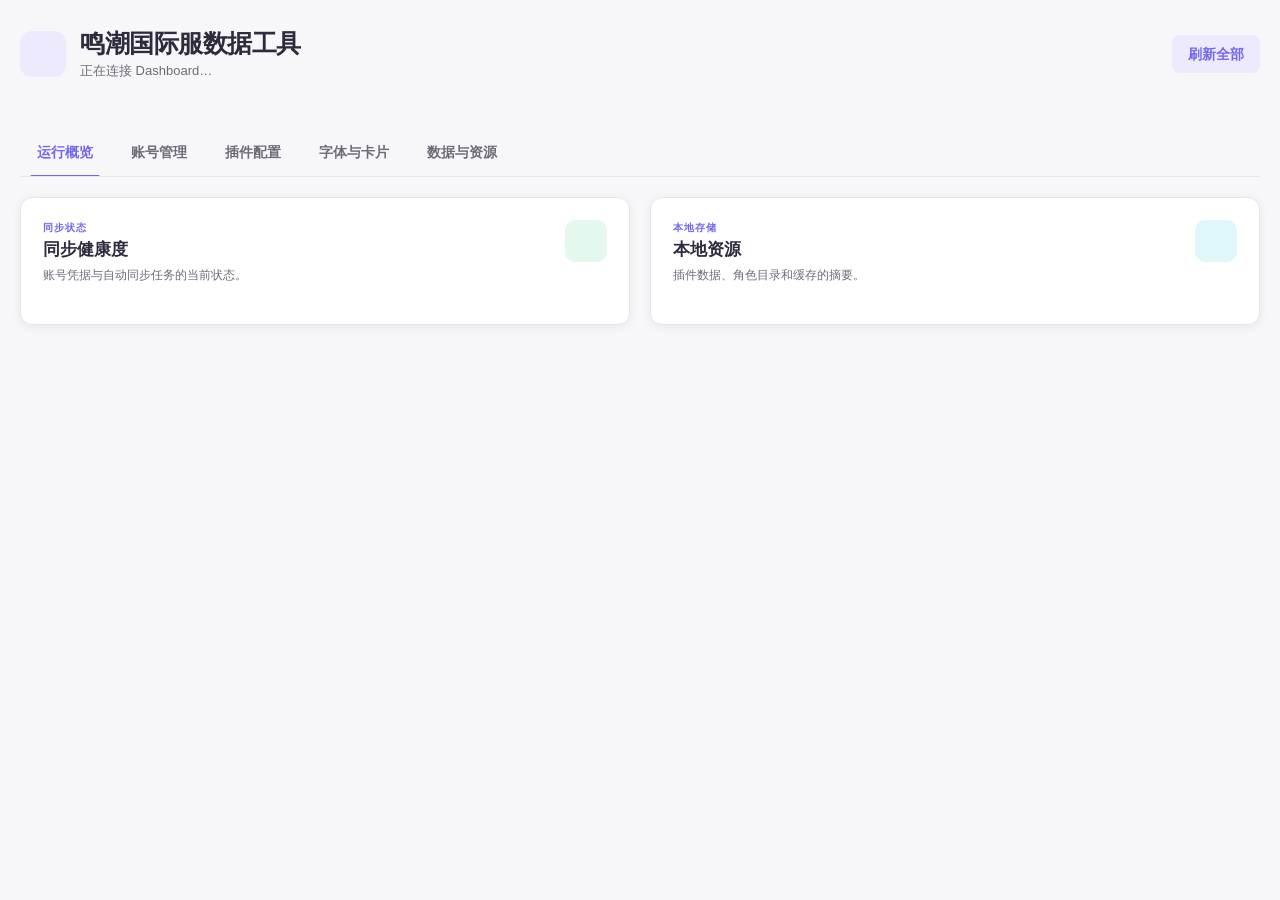
<file: pages/manage/index.html>
<!doctype html>
<html lang="zh-CN">
<head>
  <meta charset="utf-8">
  <meta name="viewport" content="width=device-width, initial-scale=1">
  <title>鸣潮国际服数据工具</title>
  <link rel="stylesheet" href="./style.css">
</head>
<body>
  <div id="progress" class="progress" hidden><span></span></div>

  <main class="app-shell">
    <header class="page-header">
      <div class="page-heading">
        <span class="brand-icon" data-icon-host="database" aria-hidden="true"></span>
        <div>
          <h1>鸣潮国际服数据工具</h1>
          <p id="header-status" class="page-subtitle">正在连接 Dashboard…</p>
        </div>
      </div>
      <button id="refresh" class="btn btn-tonal" type="button" data-icon="refresh">刷新全部</button>
    </header>

    <section id="metrics" class="summary-grid" aria-label="运行统计"></section>

    <nav class="tabs" aria-label="管理区域">
      <button class="tab active" data-tab="overview" type="button" data-icon="dashboard">运行概览</button>
      <button class="tab" data-tab="accounts" type="button" data-icon="groups">账号管理</button>
      <button class="tab" data-tab="config" type="button" data-icon="settings">插件配置</button>
      <button class="tab" data-tab="appearance" type="button" data-icon="image">字体与卡片</button>
      <button class="tab" data-tab="resources" type="button" data-icon="archive">数据与资源</button>
    </nav>

    <section id="overview-panel" class="panel active">
      <div class="section-grid two-columns">
        <article class="section-card">
          <div class="section-heading">
            <div><span class="eyebrow">同步状态</span><h2>同步健康度</h2><p>账号凭据与自动同步任务的当前状态。</p></div>
            <span class="section-icon success" data-icon-host="sync" aria-hidden="true"></span>
          </div>
          <dl id="sync-health" class="definition-list"></dl>
        </article>
        <article class="section-card">
          <div class="section-heading">
            <div><span class="eyebrow">本地存储</span><h2>本地资源</h2><p>插件数据、角色目录和缓存的摘要。</p></div>
            <span class="section-icon info" data-icon-host="folder" aria-hidden="true"></span>
          </div>
          <dl id="overview-resource" class="definition-list"></dl>
        </article>
      </div>
    </section>

    <section id="accounts-panel" class="panel">
      <article class="section-card filter-card">
        <div class="section-title-row">
          <div><h2>账号筛选</h2><p>按 QQ、邮箱、UID、区服或同步状态查找账号。</p></div>
          <button id="filter-toggle" class="btn btn-text mobile-only" type="button" data-icon="filter">筛选</button>
        </div>
        <div id="account-filters" class="filter-grid">
          <label class="field search-field"><span>搜索</span><div class="input-with-icon"><span data-icon-host="search"></span><input id="account-query" placeholder="QQ / 邮箱 / UID / 区服"></div></label>
          <label class="field"><span>任一凭据状态</span><select id="token-filter"><option value="">全部</option><option value="unknown">待验证</option><option value="valid">有效</option><option value="needs_login">需登录</option><option value="invalid">失效</option></select></label>
          <label class="field"><span>同步状态</span><select id="sync-filter"><option value="">全部</option><option value="success">成功</option><option value="needs_login">需登录</option><option value="failed">失败</option></select></label>
          <button id="account-search" class="btn btn-primary" type="button" data-icon="search">查询</button>
        </div>
      </article>

      <article class="section-card table-card">
        <div class="table-toolbar"><div><h2>QQ 与国际服 UID</h2><p>管理已绑定账号及其本地数据。</p></div><span id="account-total" class="chip">0 项</span></div>
        <div class="table-scroll"><table class="records-table"><thead><tr><th>QQ / 邮箱</th><th>UID / 区服</th><th>玩家</th><th>状态</th><th>最近同步</th><th><span class="sr-only">操作</span></th></tr></thead><tbody id="account-rows"></tbody></table></div>
        <div id="account-cards" class="record-cards"></div>
        <footer class="table-footer"><span id="account-page">1 / 1</span><div class="pager"><button id="account-prev" class="btn btn-text icon-only" type="button" data-icon="chevronLeft" aria-label="上一页"></button><button id="account-next" class="btn btn-text icon-only" type="button" data-icon="chevronRight" aria-label="下一页"></button></div></footer>
      </article>
    </section>

    <section id="config-panel" class="panel">
      <div class="config-layout">
        <aside id="config-nav" class="config-nav" aria-label="配置分组"></aside>
        <div class="config-main">
          <div class="notice-card"><span class="notice-icon" data-icon-host="info" aria-hidden="true"></span><div><strong>修改会先保存在本页草稿中</strong><p>点击底部“保存配置”后才会写入 AstrBot；离开页面前会提示未保存修改。</p></div></div>
          <div id="config-groups" class="config-groups"></div>
        </div>
      </div>
    </section>

    <section id="appearance-panel" class="panel">
      <div class="section-grid two-columns appearance-grid">
        <article class="section-card">
          <div class="section-heading">
            <div><span class="eyebrow">字体</span><h2>下载与安装</h2><p>支持直接 TTF/OTF 和 ZIP；地址、压缩包与字体内部结构均由后端校验。</p></div>
            <span class="section-icon primary" data-icon-host="type" aria-hidden="true"></span>
          </div>
          <div class="font-install-grid">
            <label class="field full"><span>预设字体</span><select id="font-preset"><option value="">选择预设或填写自定义链接</option></select></label>
            <label class="field full"><span>下载链接</span><input id="font-url" type="url" placeholder="https://example.com/font.zip"></label>
            <label class="field"><span>显示名称（可选）</span><input id="font-name" placeholder="单字体文件可覆盖内部名称"></label>
            <label class="switch-row font-default-switch"><span class="switch-copy"><strong>安装后设为默认</strong><small>ZIP 中优先选择简体中文 Regular 字体</small></span><input id="font-make-default" type="checkbox" role="switch"></label>
          </div>
          <div class="button-row"><button id="install-font" class="btn btn-primary" type="button" data-icon="download">下载并安装</button></div>
        </article>

        <article class="section-card">
          <div class="section-heading">
            <div><span class="eyebrow">字体库</span><h2>已安装字体</h2><p>切换默认字体会清理旧卡片缓存；当前默认字体不能直接删除。</p></div>
            <span id="font-count" class="chip">0 项</span>
          </div>
          <div id="font-list" class="font-list"></div>
        </article>
      </div>

      <article class="section-card preview-card">
        <div class="section-title-row">
          <div><h2>卡片预览</h2><p>调用与群聊查询完全相同的资源准备、字体和渲染链路。</p></div>
          <div class="preview-actions"><label class="field compact-field"><span>卡片类型</span><select id="preview-kind"><option value="account_info">账号信息</option><option value="character_list">角色总览</option><option value="character_detail">角色详情</option><option value="daily">日常状态</option><option value="exploration">探索收集</option><option value="help">帮助</option></select></label><button id="render-preview" class="btn btn-tonal" type="button" data-icon="refresh">生成预览</button></div>
        </div>
        <div id="card-preview" class="card-preview"><div class="preview-placeholder"><span data-icon-host="image"></span><strong>尚未生成预览</strong><p>选择卡片类型后点击“生成预览”。</p></div></div>
      </article>
    </section>

    <section id="resources-panel" class="panel">
      <div class="section-grid two-columns">
        <article class="section-card task-card">
          <span class="task-icon primary" data-icon-host="archive" aria-hidden="true"></span>
          <div class="task-content"><div class="section-title-row compact"><div><h2>角色目录</h2><p>检查、更新或回滚本地固定数据。</p></div><span id="resource-source" class="chip">—</span></div><dl id="resource-details" class="definition-list compact"></dl><div class="button-row"><button id="check-resource" class="btn btn-tonal" type="button" data-icon="search">检查更新</button><button id="update-resource" class="btn btn-primary" type="button" data-icon="download">立即更新</button><button id="rollback-resource" class="btn btn-danger-tonal" type="button" data-icon="history">回滚</button></div></div>
        </article>
        <article class="section-card task-card">
          <span class="task-icon warning" data-icon-host="storage" aria-hidden="true"></span>
          <div class="task-content"><div class="section-title-row compact"><div><h2>缓存占用</h2><p>仅清理可重新生成的临时内容。</p></div></div><dl id="cache-details" class="definition-list compact"></dl><div class="button-row"><button id="cleanup-cache" class="btn btn-danger-tonal" type="button" data-icon="delete">清理临时与卡片缓存</button></div></div>
        </article>
      </div>

      <div class="section-grid two-columns">
        <article class="section-card">
          <div class="section-heading"><div><span class="eyebrow">备份</span><h2>导出备份</h2><p>默认不包含登录令牌、设备标识或主密钥。</p></div><span class="section-icon primary" data-icon-host="backup" aria-hidden="true"></span></div>
          <label class="switch-row"><span><strong>包含已加密凭据</strong><small>仅适合恢复到使用同一主密钥的实例。</small></span><input id="export-credentials" type="checkbox" role="switch"></label>
          <div class="button-row"><button id="export-backup" class="btn btn-primary" type="button" data-icon="download">导出 ZIP</button></div>
        </article>
        <article class="section-card">
          <div class="section-heading"><div><span class="eyebrow">恢复</span><h2>导入与预检</h2><p>上传备份后先查看内容摘要，再确认恢复。</p></div><span class="section-icon info" data-icon-host="upload" aria-hidden="true"></span></div>
          <label id="drop-zone" class="drop-zone"><input id="import-file" type="file" accept=".zip,application/zip"><span class="drop-icon" data-icon-host="upload"></span><strong>选择或拖入备份 ZIP</strong><span id="file-name">最大 128 MiB</span></label>
          <div id="inspection" class="inspection" hidden></div>
          <div class="restore-options"><label class="field"><span>数据模式</span><select id="restore-mode"><option value="preserve">保留现有数据</option><option value="overwrite">覆盖同键数据</option></select></label><label class="check-row"><input id="restore-settings" type="checkbox">恢复插件配置</label><label class="check-row"><input id="restore-catalog" type="checkbox" checked>恢复角色目录</label><label class="check-row"><input id="restore-credentials" type="checkbox">恢复加密凭据</label></div>
          <div class="button-row"><button id="inspect-backup" class="btn btn-tonal" type="button" data-icon="search">安全预检</button><button id="commit-backup" class="btn btn-danger" type="button" data-icon="upload" disabled>确认恢复</button></div>
        </article>
      </div>

      <article class="section-card table-card">
        <div class="table-toolbar"><div><h2>管理员审计</h2><p>查看 Dashboard 中最近的敏感操作。</p></div><button id="refresh-audit" class="btn btn-tonal" type="button" data-icon="refresh">刷新</button></div>
        <div class="table-scroll"><table class="records-table audit-table"><thead><tr><th>时间</th><th>管理员</th><th>操作</th><th>目标</th><th>结果</th></tr></thead><tbody id="audit-rows"></tbody></table></div>
        <div id="audit-cards" class="record-cards"></div>
      </article>
    </section>
  </main>

  <div id="toast-stack" class="toast-stack" aria-live="polite"></div>
  <div id="dirty-bar" class="dirty-bar" hidden><div><span class="dirty-dot"></span><strong>配置有未保存的修改</strong></div><div><button id="discard-config" class="btn btn-text" type="button">放弃修改</button><button id="save-config" class="btn btn-primary" type="button" data-icon="save">保存配置</button></div></div>

  <dialog id="confirm-dialog">
    <form method="dialog" class="dialog-card"><span class="dialog-icon" data-icon-host="alert" aria-hidden="true"></span><h2 id="dialog-title">确认操作</h2><p id="dialog-message"></p><label class="field"><span id="dialog-label">确认文本</span><input id="dialog-input" autocomplete="off"></label><div class="dialog-actions"><button class="btn btn-text" value="cancel">取消</button><button id="dialog-confirm" class="btn btn-danger" value="confirm">确认</button></div></form>
  </dialog>

  <script type="module" src="./app.js"></script>
</body>
</html>
</file>
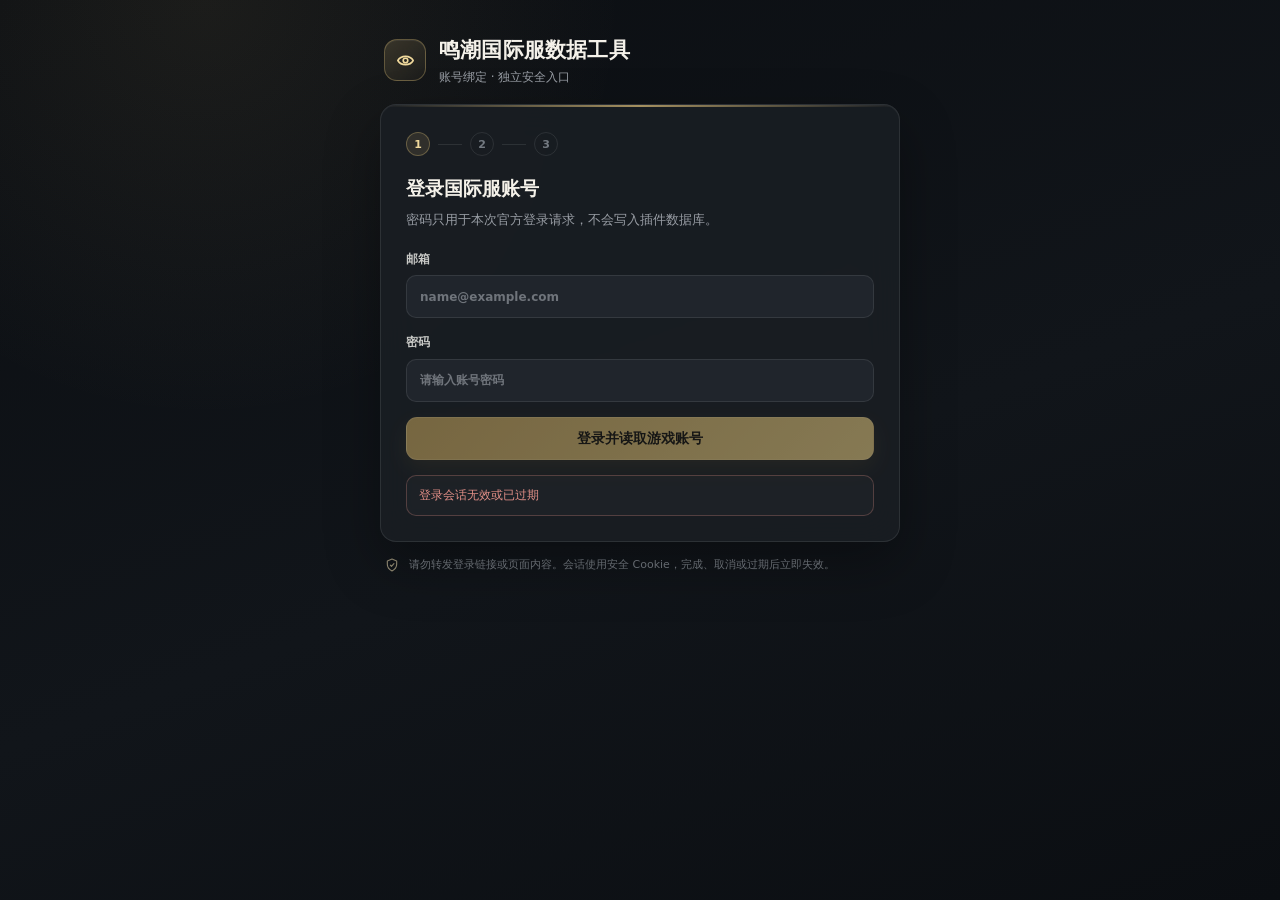
<file: web/static/login.html>
<!doctype html>
<html lang="zh-CN">
<head>
  <meta charset="utf-8">
  <meta name="viewport" content="width=device-width, initial-scale=1">
  <meta name="color-scheme" content="dark">
  <title>鸣潮国际服账号登录</title>
  <style>
    :root {
      color-scheme: dark;
      --page: #0d1014;
      --surface: rgba(25, 29, 35, .94);
      --surface-2: #20252c;
      --surface-3: #272d35;
      --line: rgba(255, 255, 255, .09);
      --line-strong: rgba(218, 188, 119, .34);
      --text: #f4f1e9;
      --muted: #989da4;
      --gold: #dabc77;
      --gold-strong: #f0d99c;
      --gold-soft: rgba(218, 188, 119, .12);
      --danger: #e28f87;
      --success: #8fc5a0;
      --radius: 16px;
      font-family: "HarmonyOS Sans SC", "Microsoft YaHei", system-ui, sans-serif;
    }
    * { box-sizing: border-box; }
    body {
      margin: 0;
      min-height: 100vh;
      padding: 34px 16px;
      background:
        radial-gradient(circle at 16% 0%, rgba(218, 188, 119, .08), transparent 30%),
        linear-gradient(160deg, #0b0e12 0%, #11151a 55%, #0b0e12 100%);
      color: var(--text);
      font-size: 14px;
      line-height: 1.55;
    }
    button, input { font: inherit; }
    button, label, input[type="checkbox"], input[type="radio"] { cursor: pointer; }
    .shell { width: min(100%, 520px); margin: 0 auto; }
    .brand { display: flex; align-items: center; gap: 13px; margin: 0 4px 18px; }
    .brand-mark {
      display: grid;
      width: 42px;
      height: 42px;
      flex: 0 0 42px;
      place-items: center;
      border: 1px solid var(--line-strong);
      border-radius: 13px;
      background: linear-gradient(145deg, rgba(218, 188, 119, .18), rgba(218, 188, 119, .04));
      color: var(--gold-strong);
      box-shadow: inset 0 1px rgba(255, 255, 255, .06);
    }
    .brand-mark svg { width: 23px; height: 23px; }
    .line-icon { fill: none; stroke: currentColor; stroke-width: 1.7; stroke-linecap: round; stroke-linejoin: round; }
    h1 { margin: 0; font-size: 21px; font-weight: 650; letter-spacing: .01em; }
    .brand p { margin: 1px 0 0; color: var(--muted); font-size: 12px; }
    .panel {
      overflow: hidden;
      border: 1px solid var(--line);
      border-radius: var(--radius);
      background: var(--surface);
      box-shadow: 0 22px 55px rgba(0, 0, 0, .32), inset 0 1px rgba(255, 255, 255, .035);
      backdrop-filter: blur(18px);
    }
    .panel-accent { height: 2px; background: linear-gradient(90deg, transparent, var(--gold), transparent); opacity: .72; }
    .panel-body { padding: 25px; }
    .step { display: flex; align-items: center; gap: 8px; margin-bottom: 18px; }
    .step span {
      display: grid;
      width: 24px;
      height: 24px;
      place-items: center;
      border: 1px solid var(--line);
      border-radius: 50%;
      color: #747a82;
      font-size: 11px;
      font-weight: 700;
    }
    .step span.active { border-color: var(--line-strong); background: var(--gold-soft); color: var(--gold-strong); }
    .step i { width: 24px; height: 1px; background: var(--line); }
    h2 { margin: 0; font-size: 19px; font-weight: 620; }
    .lead { margin: 6px 0 20px; color: var(--muted); font-size: 13px; }
    .field { display: grid; gap: 7px; margin-bottom: 15px; color: #c8c9c6; font-size: 12px; font-weight: 600; }
    input[type="email"], input[type="password"] {
      width: 100%;
      height: 43px;
      padding: 0 13px;
      border: 1px solid var(--line);
      border-radius: 10px;
      outline: 0;
      background: var(--surface-2);
      color: var(--text);
      cursor: text;
      transition: border-color .18s ease, box-shadow .18s ease, background .18s ease;
    }
    input::placeholder { color: #6f747b; }
    input:focus { border-color: var(--line-strong); background: var(--surface-3); box-shadow: 0 0 0 3px var(--gold-soft); }
    input[type="checkbox"], input[type="radio"] { width: 17px; height: 17px; margin: 0; accent-color: #c7a95f; }
    .button {
      display: inline-flex;
      width: 100%;
      min-height: 43px;
      align-items: center;
      justify-content: center;
      border: 1px solid rgba(240, 217, 156, .34);
      border-radius: 11px;
      background: linear-gradient(135deg, #c5a45c, #e1c77e);
      color: #16130d;
      font-weight: 700;
      box-shadow: 0 8px 22px rgba(184, 144, 59, .16);
      transition: transform .18s ease, filter .18s ease;
    }
    .button:hover:not(:disabled) { transform: translateY(-1px); filter: brightness(1.05); }
    .button:disabled { cursor: wait; opacity: .55; }
    .account-summary {
      display: flex;
      align-items: center;
      justify-content: space-between;
      gap: 12px;
      margin: 0 0 14px;
      padding: 11px 13px;
      border: 1px solid var(--line);
      border-radius: 11px;
      background: rgba(255, 255, 255, .025);
      color: var(--muted);
      font-size: 12px;
    }
    .account-summary strong { color: var(--text); font-weight: 600; }
    .players { display: grid; gap: 9px; margin: 0 0 17px; }
    .player {
      display: grid;
      grid-template-columns: auto minmax(0, 1fr) auto;
      gap: 11px;
      align-items: center;
      padding: 13px;
      border: 1px solid var(--line);
      border-radius: 12px;
      background: linear-gradient(145deg, rgba(255, 255, 255, .035), rgba(255, 255, 255, .015));
      transition: border-color .18s ease, background .18s ease;
    }
    .player:has(input[name="account"]:checked) { border-color: var(--line-strong); background: var(--gold-soft); }
    .player-copy { min-width: 0; }
    .player-copy strong, .player-copy small { display: block; overflow: hidden; text-overflow: ellipsis; white-space: nowrap; }
    .player-copy strong { font-weight: 620; }
    .player-copy small { margin-top: 2px; color: var(--muted); font-size: 11px; }
    .default { display: flex; align-items: center; gap: 6px; color: var(--muted); font-size: 11px; }
    .status {
      margin: 15px 0 0;
      padding: 10px 12px;
      border: 1px solid var(--line);
      border-radius: 10px;
      background: rgba(255, 255, 255, .025);
      color: var(--muted);
      font-size: 12px;
    }
    .status:empty { display: none; }
    .status[data-kind="error"] { border-color: rgba(226, 143, 135, .28); color: var(--danger); }
    .status[data-kind="success"] { border-color: rgba(143, 197, 160, .28); color: var(--success); }
    .done { padding: 12px 0 4px; text-align: center; }
    .done-mark {
      display: grid;
      width: 52px;
      height: 52px;
      margin: 0 auto 15px;
      place-items: center;
      border: 1px solid rgba(143, 197, 160, .35);
      border-radius: 50%;
      background: rgba(143, 197, 160, .1);
      color: var(--success);
      font-size: 24px;
    }
    .privacy {
      display: flex;
      gap: 9px;
      margin: 14px 4px 0;
      color: #777d84;
      font-size: 11px;
      line-height: 1.6;
    }
    .privacy svg { width: 16px; height: 16px; flex: 0 0 16px; margin-top: 1px; color: #989078; }
    .hidden { display: none !important; }
    @media (max-width: 540px) {
      body { padding: 20px 11px; }
      .panel-body { padding: 20px 16px; }
      .player { grid-template-columns: auto minmax(0, 1fr); }
      .default { grid-column: 2; }
    }
  </style>
</head>
<body>
<main class="shell">
  <header class="brand">
    <span class="brand-mark" aria-hidden="true">
      <svg class="line-icon" viewBox="0 0 24 24"><path d="M4 12c3.2-5.8 12.8-5.8 16 0-3.2 5.8-12.8 5.8-16 0Z"></path><circle cx="12" cy="12" r="2.4"></circle></svg>
    </span>
    <div><h1>鸣潮国际服数据工具</h1><p>账号绑定 · 独立安全入口</p></div>
  </header>

  <article class="panel">
    <div class="panel-accent"></div>
    <div class="panel-body">
      <div class="step" aria-label="登录步骤"><span id="step-1" class="active">1</span><i></i><span id="step-2">2</span><i></i><span id="step-3">3</span></div>

      <section id="login-stage">
        <h2>登录国际服账号</h2>
        <p class="lead">密码只用于本次官方登录请求，不会写入插件数据库。</p>
        <form id="login-form">
          <label class="field"><span>邮箱</span><input id="email" type="email" autocomplete="username" maxlength="320" placeholder="name@example.com" required></label>
          <label class="field"><span>密码</span><input id="password" type="password" autocomplete="current-password" maxlength="256" placeholder="请输入账号密码" required></label>
          <div id="captcha"></div>
          <button id="login-button" class="button" type="submit">登录并读取游戏账号</button>
        </form>
      </section>

      <section id="select-stage" class="hidden">
        <h2>选择要绑定的账号</h2>
        <p class="lead">不同区服的 UID 独立处理。可多选，并指定一个当前默认账号。</p>
        <div class="account-summary"><span>登录账号</span><strong id="email-masked">***</strong></div>
        <form id="select-form">
          <div id="players" class="players"></div>
          <button id="complete-button" class="button" type="submit">完成绑定</button>
        </form>
      </section>

      <section id="done-stage" class="done hidden">
        <div class="done-mark">✓</div>
        <h2>绑定完成</h2>
        <p class="lead">Bot 正在原 QQ 会话发送结果并刷新默认账号数据。现在可以安全关闭此页面。</p>
        <p class="lead" id="done-detail"></p>
      </section>

      <p id="status" class="status" role="status" aria-live="polite"></p>
    </div>
  </article>

  <aside class="privacy">
    <svg class="line-icon" viewBox="0 0 24 24" aria-hidden="true"><path d="M12 3 5 6v5c0 4.7 2.8 8 7 10 4.2-2 7-5.3 7-10V6l-7-3Z"></path><path d="M9.5 12.2 11.2 14l3.7-4"></path></svg>
    <span>请勿转发登录链接或页面内容。会话使用安全 Cookie，完成、取消或过期后立即失效。</span>
  </aside>
</main>

<script>
(() => {
  "use strict";
  const state = { players: [], geetest: null };
  const $ = (id) => document.getElementById(id);
  const csrf = () => decodeURIComponent((document.cookie.split("; ").find((row) => row.startsWith("wuwa_login_csrf=")) || "=").split("=").slice(1).join("="));
  const setStatus = (message, kind = "") => { $("status").textContent = message || ""; $("status").dataset.kind = kind; };
  const setBusy = (button, value) => { button.disabled = value; };

  async function post(path, payload) {
    const response = await fetch(`/api/session/${path}`, {
      method: "POST",
      credentials: "same-origin",
      headers: { "Content-Type": "application/json", "X-CSRF-Token": csrf() },
      body: JSON.stringify(payload || {}),
    });
    let data = {};
    try { data = await response.json(); } catch (_) { /* 统一错误 */ }
    if (!response.ok) throw new Error(data.message || "请求失败，请重新发起登录");
    return data;
  }

  function showStage(name) {
    ["login", "select", "done"].forEach((item) => $(`${item}-stage`).classList.toggle("hidden", item !== name));
    $("step-1").classList.toggle("active", name === "login");
    $("step-2").classList.toggle("active", name === "select");
    $("step-3").classList.toggle("active", name === "done");
  }

  async function bootstrap() {
    if (!csrf()) throw new Error("登录会话无效或已过期");
    const data = await post("accounts", {});
    if (data.status === "selecting") {
      state.players = Array.isArray(data.players) ? data.players : [];
      renderPlayers(data.email_masked);
      showStage("select");
      return;
    }
    showStage("login");
  }

  function showDone(data) {
    const count = Number(data.selected_count || 0);
    const detail = data.default_account
      ? `已绑定 ${count} 个账号，默认 UID ${data.default_account.uid}`
      : "绑定完成";
    $("done-detail").textContent = detail;
    $("password").value = "";
    showStage("done");
    setStatus(data.notice || "绑定成功", data.notice ? "" : "success");
  }

  async function submitCredentials(event, geetest = null) {
    if (event) event.preventDefault();
    const button = $("login-button");
    setBusy(button, true);
    setStatus("正在登录并校验账号，请稍候…");
    try {
      const data = await post(geetest ? "captcha" : "login", {
        email: $("email").value,
        password: $("password").value,
        geetest,
      });
      if (data.status === "risk") {
        setStatus("需要完成人机验证，验证成功后会继续登录。");
        await showGeetest(data.captcha_id);
        return;
      }
      $("password").value = "";
      if (data.status === "completed") {
        showDone(data);
        return;
      }
      state.players = Array.isArray(data.players) ? data.players : [];
      renderPlayers(data.email_masked);
      showStage("select");
      setStatus(data.notice || "请选择要绑定的账号。");
    } catch (error) {
      setStatus(error.message, "error");
    } finally {
      setBusy(button, false);
    }
  }

  async function showGeetest(captchaId) {
    if (!captchaId) throw new Error("人机验证配置无效");
    if (!window.initGeetest4) {
      await new Promise((resolve, reject) => {
        const script = document.createElement("script");
        script.src = "https://static.geetest.com/v4/gt4.js";
        script.onload = resolve;
        script.onerror = () => reject(new Error("无法加载人机验证"));
        document.head.appendChild(script);
      });
    }
    window.initGeetest4({ captchaId, product: "bind" }, (captcha) => {
      state.geetest = captcha;
      captcha.appendTo("#captcha");
      captcha.onSuccess(() => submitCredentials(null, captcha.getValidate() || {}));
      captcha.showCaptcha();
    });
  }

  function renderPlayers(emailMasked) {
    $("email-masked").textContent = emailMasked || "***";
    const host = $("players");
    host.replaceChildren();
    state.players.forEach((player, index) => {
      const row = document.createElement("div");
      row.className = "player";
      const selected = document.createElement("input");
      selected.type = "checkbox";
      selected.name = "account";
      selected.value = String(index);
      selected.checked = true;
      const copy = document.createElement("span");
      copy.className = "player-copy";
      const title = document.createElement("strong");
      title.textContent = player.player_name || `UID ${player.uid}`;
      const meta = document.createElement("small");
      meta.textContent = `${player.region_name || player.region_id} · UID ${player.uid}${player.level == null ? "" : ` · Lv.${player.level}`}`;
      copy.append(title, meta);
      const defaultLabel = document.createElement("label");
      defaultLabel.className = "default";
      const radio = document.createElement("input");
      radio.type = "radio";
      radio.name = "default_account";
      radio.value = String(index);
      radio.checked = index === 0;
      radio.addEventListener("change", () => { if (radio.checked) selected.checked = true; });
      selected.addEventListener("change", () => { if (!selected.checked && radio.checked) radio.checked = false; });
      defaultLabel.append(radio, document.createTextNode("默认"));
      row.append(selected, copy, defaultLabel);
      host.append(row);
    });
  }

  async function complete(event) {
    event.preventDefault();
    const button = $("complete-button");
    setBusy(button, true);
    setStatus("正在保存绑定关系…");
    try {
      const indexes = [...document.querySelectorAll('input[name="account"]:checked')].map((item) => Number(item.value));
      const defaultInput = document.querySelector('input[name="default_account"]:checked');
      const selectedAccounts = indexes.map((index) => ({ region_id: state.players[index].region_id, uid: state.players[index].uid }));
      const defaultPlayer = defaultInput ? state.players[Number(defaultInput.value)] : null;
      if (!defaultPlayer) throw new Error("请选择默认账号");
      const data = await post("complete", {
        selected_accounts: selectedAccounts,
        default_account: { region_id: defaultPlayer.region_id, uid: defaultPlayer.uid },
      });
      showDone(data);
    } catch (error) {
      setStatus(error.message, "error");
      setBusy(button, false);
    }
  }

  $("login-form").addEventListener("submit", submitCredentials);
  $("select-form").addEventListener("submit", complete);
  bootstrap().catch((error) => {
    $("login-form").querySelectorAll("input,button").forEach((item) => { item.disabled = true; });
    setStatus(error.message, "error");
  });
})();
</script>
</body>
</html>
</file>
<file: pages/manage/style.css>
:root {
  color-scheme: light;
  --primary: #7367f0;
  --primary-soft: #edeafd;
  --primary-hover: #685dd8;
  --danger: #ea5455;
  --danger-soft: #fce8e8;
  --success: #28c76f;
  --success-soft: #e5f8ed;
  --warning: #ff9f43;
  --warning-soft: #fff2e2;
  --info: #00bad1;
  --info-soft: #e0f7fa;
  --page: #f7f7f9;
  --surface: #ffffff;
  --surface-raised: #ffffff;
  --surface-soft: #f5f5f7;
  --text: #2f2b3d;
  --muted: #6d6b77;
  --subtle: #a5a3ae;
  --border: #e6e5e8;
  --overlay: rgba(47, 43, 61, 0.42);
  --shadow-sm: 0 2px 8px rgba(47, 43, 61, 0.08);
  --shadow-md: 0 7px 24px rgba(47, 43, 61, 0.14);
  --radius: 12px;
}

[data-theme="dark"] {
  color-scheme: dark;
  --primary-soft: rgba(115, 103, 240, 0.18);
  --danger-soft: rgba(234, 84, 85, 0.16);
  --success-soft: rgba(40, 199, 111, 0.16);
  --warning-soft: rgba(255, 159, 67, 0.16);
  --info-soft: rgba(0, 186, 209, 0.16);
  --page: #25293c;
  --surface: #2f3349;
  --surface-raised: #363a50;
  --surface-soft: #292d42;
  --text: #e7e3fc;
  --muted: #b6b3c2;
  --subtle: #7f7c8c;
  --border: #44485f;
  --overlay: rgba(18, 20, 30, 0.68);
  --shadow-sm: 0 2px 10px rgba(12, 14, 22, 0.22);
  --shadow-md: 0 8px 28px rgba(12, 14, 22, 0.34);
}

* { box-sizing: border-box; }
html { min-width: 320px; background: var(--page); }
body { margin: 0; min-height: 100vh; background: var(--page); color: var(--text); font: 14px/1.5 -apple-system, BlinkMacSystemFont, "Segoe UI", "Microsoft YaHei", sans-serif; }
button, input, select { font: inherit; }
button, select, label, input[type="file"] { cursor: pointer; }
button:disabled { cursor: not-allowed; opacity: 0.5; }
[hidden] { display: none !important; }
.sr-only { position: absolute; width: 1px; height: 1px; padding: 0; overflow: hidden; clip: rect(0, 0, 0, 0); white-space: nowrap; border: 0; }
.muted { color: var(--muted); }

.progress { position: fixed; z-index: 1000; inset: 0 0 auto; height: 3px; overflow: hidden; background: var(--primary-soft); }
.progress span { display: block; width: 38%; height: 100%; background: var(--primary); animation: loading 1.1s ease-in-out infinite; }
@keyframes loading { from { transform: translateX(-110%); } to { transform: translateX(365%); } }

.app-shell { width: min(1480px, calc(100% - 40px)); margin: 0 auto; padding: 28px 0 96px; }
.page-header { display: flex; align-items: center; justify-content: space-between; gap: 20px; margin-bottom: 24px; }
.page-heading { display: flex; align-items: center; gap: 14px; min-width: 0; }
.brand-icon { display: grid; flex: 0 0 46px; width: 46px; height: 46px; place-items: center; border-radius: 12px; background: var(--primary-soft); color: var(--primary); }
.brand-icon svg { width: 25px; height: 25px; }
.page-heading h1 { margin: 0 0 2px; font-size: 25px; line-height: 1.25; letter-spacing: -0.02em; }
.page-subtitle { margin: 0; overflow: hidden; color: var(--muted); font-size: 13px; text-overflow: ellipsis; white-space: nowrap; }

.btn { display: inline-flex; min-height: 38px; align-items: center; justify-content: center; gap: 7px; padding: 8px 15px; border: 1px solid transparent; border-radius: 8px; background: transparent; color: var(--text); font-weight: 600; line-height: 1; transition: border-color .18s ease, background-color .18s ease, box-shadow .18s ease, color .18s ease, transform .18s ease; }
.btn:hover:not(:disabled) { transform: translateY(-1px); }
.btn svg { width: 17px; height: 17px; }
.btn-primary { background: var(--primary); color: #fff; box-shadow: 0 3px 8px rgba(115, 103, 240, .28); }
.btn-primary:hover:not(:disabled) { background: var(--primary-hover); }
.btn-tonal { background: var(--primary-soft); color: var(--primary); }
.btn-tonal:hover:not(:disabled) { box-shadow: inset 0 0 0 1px rgba(115, 103, 240, .2); }
.btn-text { color: var(--muted); }
.btn-text:hover:not(:disabled) { background: var(--surface-soft); color: var(--text); }
.btn-danger { background: var(--danger); color: #fff; box-shadow: 0 3px 8px rgba(234, 84, 85, .24); }
.btn-danger-tonal { background: var(--danger-soft); color: var(--danger); }
.icon-only { width: 36px; min-height: 36px; padding: 0; }

.summary-grid { display: grid; grid-template-columns: repeat(4, minmax(0, 1fr)); gap: 18px; margin-bottom: 24px; }
.metric { display: flex; min-height: 102px; align-items: center; gap: 14px; padding: 18px; border: 1px solid var(--border); border-radius: var(--radius); background: var(--surface); box-shadow: var(--shadow-sm); }
.metric-icon { display: grid; flex: 0 0 44px; width: 44px; height: 44px; place-items: center; border-radius: 10px; }
.metric-icon svg { width: 23px; height: 23px; }
.metric:nth-child(1) .metric-icon { background: var(--primary-soft); color: var(--primary); }
.metric:nth-child(2) .metric-icon { background: var(--info-soft); color: var(--info); }
.metric:nth-child(3) .metric-icon { background: var(--warning-soft); color: var(--warning); }
.metric:nth-child(4) .metric-icon { background: var(--success-soft); color: var(--success); }
.metric-copy { min-width: 0; }
.metric-label { display: block; overflow: hidden; margin-bottom: 3px; color: var(--muted); font-size: 12px; text-overflow: ellipsis; white-space: nowrap; }
.metric-value { display: block; font-size: 23px; line-height: 1.2; }

.tabs { display: flex; gap: 4px; overflow-x: auto; margin-bottom: 20px; border-bottom: 1px solid var(--border); scrollbar-width: none; }
.tabs::-webkit-scrollbar { display: none; }
.tab { position: relative; display: inline-flex; flex: 0 0 auto; align-items: center; gap: 7px; padding: 13px 17px; border: 0; background: transparent; color: var(--muted); font-weight: 600; }
.tab svg { width: 18px; height: 18px; }
.tab::after { position: absolute; right: 10px; bottom: -1px; left: 10px; height: 2px; border-radius: 2px 2px 0 0; background: var(--primary); content: ""; opacity: 0; transform: scaleX(.45); transition: opacity .18s ease, transform .18s ease; }
.tab:hover, .tab.active { color: var(--primary); }
.tab.active::after { opacity: 1; transform: scaleX(1); }

.panel { display: none; }
.panel.active { display: block; animation: panel-in .2s ease both; }
@keyframes panel-in { from { opacity: 0; transform: translateY(4px); } to { opacity: 1; transform: none; } }
.section-grid { display: grid; gap: 20px; margin-bottom: 20px; }
.two-columns { grid-template-columns: repeat(2, minmax(0, 1fr)); }
.section-card { min-width: 0; padding: 22px; border: 1px solid var(--border); border-radius: var(--radius); background: var(--surface); box-shadow: var(--shadow-sm); }
.section-heading, .section-title-row, .table-toolbar { display: flex; align-items: flex-start; justify-content: space-between; gap: 16px; }
.section-heading { margin-bottom: 18px; }
.section-heading h2, .section-title-row h2, .table-toolbar h2 { margin: 0; font-size: 17px; line-height: 1.35; }
.section-heading p, .section-title-row p, .table-toolbar p { margin: 4px 0 0; color: var(--muted); font-size: 12px; }
.section-title-row.compact { margin: 0 0 12px; }
.eyebrow { display: block; margin-bottom: 4px; color: var(--primary); font-size: 10px; font-weight: 700; letter-spacing: .09em; text-transform: uppercase; }
.section-icon, .task-icon { display: grid; flex: 0 0 42px; width: 42px; height: 42px; place-items: center; border-radius: 10px; }
.section-icon svg, .task-icon svg { width: 21px; height: 21px; }
.primary { background: var(--primary-soft); color: var(--primary); }
.success { background: var(--success-soft); color: var(--success); }
.warning { background: var(--warning-soft); color: var(--warning); }
.info { background: var(--info-soft); color: var(--info); }

.definition-list { margin: 0; }
.definition-list > div { display: flex; align-items: center; justify-content: space-between; gap: 18px; padding: 12px 0; border-top: 1px solid var(--border); }
.definition-list dt { color: var(--muted); }
.definition-list dd { margin: 0; font-weight: 600; text-align: right; }
.definition-list.compact > div { padding: 9px 0; }
.chip, .status { display: inline-flex; align-items: center; width: max-content; min-height: 25px; padding: 3px 9px; border-radius: 999px; background: var(--primary-soft); color: var(--primary); font-size: 11px; font-weight: 700; white-space: nowrap; }
.status.success { background: var(--success-soft); color: var(--success); }
.status.danger { background: var(--danger-soft); color: var(--danger); }
.status.warning { background: var(--warning-soft); color: var(--warning); }

.filter-card { margin-bottom: 20px; padding: 20px; }
.filter-card .section-title-row { margin-bottom: 17px; }
.filter-grid { display: grid; grid-template-columns: minmax(260px, 1.7fr) minmax(150px, .8fr) minmax(150px, .8fr) auto; gap: 14px; align-items: end; }
.field { display: grid; gap: 7px; color: var(--muted); font-size: 12px; font-weight: 600; }
.field input, .field select, .config-item input:not([type="checkbox"]), .restore-options select { width: 100%; min-height: 38px; padding: 8px 11px; border: 1px solid var(--border); border-radius: 7px; outline: 0; background: var(--surface-raised); color: var(--text); cursor: text; transition: border-color .18s ease, box-shadow .18s ease; }
.field select, .restore-options select { cursor: pointer; }
.field input:focus, .field select:focus, .config-item input:focus, .restore-options select:focus { border-color: var(--primary); box-shadow: 0 0 0 3px var(--primary-soft); }
.input-with-icon { position: relative; }
.input-with-icon > span { position: absolute; top: 50%; left: 11px; display: grid; width: 17px; color: var(--subtle); transform: translateY(-50%); }
.input-with-icon input { padding-left: 36px; }
.mobile-only { display: none; }

.table-card { padding: 0; overflow: hidden; }
.table-toolbar { align-items: center; padding: 19px 22px; border-bottom: 1px solid var(--border); }
.table-scroll { overflow-x: auto; }
.records-table { width: 100%; min-width: 920px; border-collapse: collapse; }
.records-table th, .records-table td { padding: 13px 16px; border-bottom: 1px solid var(--border); text-align: left; vertical-align: middle; }
.records-table th { background: var(--surface-soft); color: var(--muted); font-size: 11px; font-weight: 700; letter-spacing: .035em; text-transform: uppercase; }
.records-table tbody tr:hover { background: var(--surface-soft); }
.records-table tbody tr:last-child td { border-bottom: 0; }
.records-table td strong { display: block; }
.records-table td .muted { margin-top: 2px; font-size: 11px; }
.row-actions { display: flex; justify-content: flex-end; gap: 5px; }
.row-actions .btn { width: 32px; min-height: 32px; padding: 0; }
.empty { padding: 42px 18px !important; color: var(--muted); text-align: center !important; }
.table-footer { display: flex; align-items: center; justify-content: flex-end; gap: 12px; min-height: 58px; padding: 10px 18px; border-top: 1px solid var(--border); color: var(--muted); }
.pager { display: flex; gap: 4px; }
.record-cards { display: none; }
.skeleton { height: 13px; border-radius: 4px; background: linear-gradient(90deg, var(--surface-soft) 25%, var(--border) 50%, var(--surface-soft) 75%); background-size: 200% 100%; animation: shimmer 1.25s linear infinite; }
@keyframes shimmer { to { background-position-x: -200%; } }

.config-layout { display: grid; grid-template-columns: 220px minmax(0, 1fr); gap: 20px; align-items: start; }
.config-nav { position: sticky; top: 18px; display: grid; gap: 5px; padding: 8px; border: 1px solid var(--border); border-radius: var(--radius); background: var(--surface); box-shadow: var(--shadow-sm); }
.config-nav button { display: flex; width: 100%; align-items: center; gap: 9px; padding: 10px 11px; border: 0; border-radius: 7px; background: transparent; color: var(--muted); text-align: left; font-weight: 600; }
.config-nav button:hover, .config-nav button.active { background: var(--primary-soft); color: var(--primary); }
.config-nav svg { width: 17px; height: 17px; }
.config-main { min-width: 0; }
.notice-card { display: flex; align-items: flex-start; gap: 12px; margin-bottom: 16px; padding: 14px 16px; border: 1px solid rgba(0, 186, 209, .28); border-radius: 10px; background: var(--info-soft); color: var(--text); }
.notice-card p { margin: 2px 0 0; color: var(--muted); font-size: 12px; }
.notice-icon { display: grid; flex: 0 0 26px; width: 26px; height: 26px; place-items: center; color: var(--info); }
.config-groups { display: grid; gap: 16px; }
.config-section { scroll-margin-top: 18px; }
.config-section .section-heading { margin-bottom: 14px; }
.config-grid { display: grid; grid-template-columns: repeat(2, minmax(0, 1fr)); gap: 14px; }
.config-item { display: grid; align-content: start; gap: 7px; padding: 14px; border: 1px solid var(--border); border-radius: 9px; background: var(--surface-raised); }
.config-item > strong { font-size: 13px; }
.config-item > p { min-height: 36px; margin: 0; color: var(--muted); font-size: 11px; }
.switch-row, .check-row { display: flex; align-items: center; justify-content: space-between; gap: 14px; color: var(--text); }
.switch-row { padding: 13px 0; border-top: 1px solid var(--border); }
.switch-row span { display: grid; }
.switch-row small { color: var(--muted); }
input[type="checkbox"] { width: 17px; height: 17px; accent-color: var(--primary); }
input[role="switch"] { position: relative; flex: 0 0 34px; width: 34px; height: 20px; margin: 0; border: 0; border-radius: 99px; appearance: none; background: var(--subtle); transition: background-color .18s ease; }
input[role="switch"]::after { position: absolute; top: 3px; left: 3px; width: 14px; height: 14px; border-radius: 50%; background: #fff; content: ""; transition: transform .18s ease; }
input[role="switch"]:checked { background: var(--primary); }
input[role="switch"]:checked::after { transform: translateX(14px); }

.task-card { display: grid; grid-template-columns: 46px minmax(0, 1fr); gap: 16px; }
.task-content { min-width: 0; }
.button-row { display: flex; flex-wrap: wrap; gap: 9px; margin-top: 16px; }
.drop-zone { display: grid; min-height: 130px; place-items: center; align-content: center; gap: 5px; padding: 18px; border: 1px dashed var(--subtle); border-radius: 10px; background: var(--surface-soft); color: var(--muted); text-align: center; transition: border-color .18s ease, background-color .18s ease; }
.drop-zone:hover, .drop-zone.dragging { border-color: var(--primary); background: var(--primary-soft); }
.drop-zone input { position: absolute; width: 1px; height: 1px; opacity: 0; }
.drop-zone strong { color: var(--text); }
.drop-icon { display: grid; width: 34px; height: 34px; place-items: center; color: var(--primary); }
.inspection { display: grid; grid-template-columns: repeat(3, minmax(0, 1fr)); gap: 8px; margin-top: 12px; }
.inspection > div { display: grid; gap: 2px; padding: 10px; border: 1px solid var(--border); border-radius: 8px; background: var(--surface-soft); }
.inspection span { color: var(--muted); font-size: 10px; }
.restore-options { display: grid; gap: 10px; margin-top: 14px; }

.font-install-grid { display: grid; grid-template-columns: 1fr 1fr; gap: 14px; }
.font-install-grid .full { grid-column: 1 / -1; }
.font-default-switch { align-self: end; min-height: 62px; padding: 10px 12px; border: 1px solid var(--border); border-radius: 8px; background: var(--surface-soft); }
.font-default-switch .switch-copy { display: grid; }
.font-list { display: grid; gap: 9px; }
.font-empty { display: grid; min-height: 168px; place-items: center; align-content: center; gap: 5px; border: 1px dashed var(--border); border-radius: 10px; color: var(--muted); text-align: center; }
.font-row { display: grid; grid-template-columns: minmax(0, 1fr) auto; align-items: center; gap: 12px; padding: 12px; border: 1px solid var(--border); border-radius: 9px; background: var(--surface-raised); }
.font-row-copy { min-width: 0; }
.font-row-copy strong { display: flex; align-items: center; gap: 7px; overflow: hidden; text-overflow: ellipsis; white-space: nowrap; }
.font-row-copy small { display: block; margin-top: 3px; overflow: hidden; color: var(--muted); font-size: 11px; text-overflow: ellipsis; white-space: nowrap; }
.font-row-actions, .preview-actions { display: flex; align-items: flex-end; gap: 8px; }
.font-row-actions .btn { min-height: 34px; padding: 7px 10px; }
.preview-card { margin-top: 20px; }
.compact-field { min-width: 190px; }
.card-preview { display: grid; min-height: 360px; place-items: center; margin-top: 18px; padding: 20px; overflow: auto; border: 1px solid var(--border); border-radius: 10px; background: var(--surface-soft); }
.card-preview img { display: block; width: min(920px, 100%); height: auto; border-radius: 10px; box-shadow: var(--shadow-md); }
.preview-skeleton { width: min(920px, 100%); height: 320px; }
.preview-placeholder { display: grid; place-items: center; gap: 5px; color: var(--muted); text-align: center; }
.preview-placeholder svg { width: 38px; height: 38px; color: var(--primary); }
.preview-placeholder p { margin: 0; font-size: 12px; }

.toast-stack { position: fixed; z-index: 130; top: 20px; right: 20px; display: grid; gap: 10px; width: min(360px, calc(100% - 40px)); }
.toast { display: flex; align-items: flex-start; gap: 10px; padding: 13px 15px; border: 1px solid var(--border); border-left: 4px solid var(--success); border-radius: 10px; background: var(--surface-raised); box-shadow: var(--shadow-md); animation: toast-in .28s ease both; }
.toast.error { border-left-color: var(--danger); }
.toast svg { flex: 0 0 18px; width: 18px; color: var(--success); }
.toast.error svg { color: var(--danger); }
.toast.out { animation: toast-out .22s ease both; }
@keyframes toast-in { from { opacity: 0; transform: translateX(24px); } to { opacity: 1; transform: none; } }
@keyframes toast-out { to { opacity: 0; transform: translateX(20px); } }

.dirty-bar { position: fixed; z-index: 80; right: 24px; bottom: 20px; left: 24px; display: flex; align-items: center; justify-content: space-between; gap: 16px; width: min(720px, calc(100% - 48px)); margin: auto; padding: 11px 13px 11px 18px; border: 1px solid var(--border); border-radius: 12px; background: var(--surface-raised); box-shadow: 0 10px 32px rgba(47, 43, 61, .2); animation: dirty-in .24s ease both; }
.dirty-bar > div { display: flex; align-items: center; gap: 9px; }
.dirty-dot { width: 8px; height: 8px; border-radius: 50%; background: var(--warning); box-shadow: 0 0 0 5px var(--warning-soft); }
@keyframes dirty-in { from { opacity: 0; transform: translateY(14px); } to { opacity: 1; transform: none; } }

dialog { width: min(460px, calc(100% - 32px)); padding: 0; border: 0; border-radius: 14px; background: transparent; color: var(--text); box-shadow: var(--shadow-md); }
dialog::backdrop { background: var(--overlay); backdrop-filter: blur(2px); }
.dialog-card { display: grid; justify-items: center; gap: 12px; padding: 25px; border: 1px solid var(--border); border-radius: 14px; background: var(--surface-raised); text-align: center; }
.dialog-card h2 { margin: 0; font-size: 19px; }
.dialog-card p { margin: 0; color: var(--muted); }
.dialog-card .field { width: 100%; text-align: left; }
.dialog-icon { display: grid; width: 48px; height: 48px; place-items: center; border-radius: 50%; background: var(--danger-soft); color: var(--danger); }
.dialog-icon svg { width: 24px; height: 24px; }
.dialog-actions { display: flex; justify-content: center; gap: 9px; margin-top: 4px; }

@media (max-width: 1100px) {
  .summary-grid { grid-template-columns: repeat(2, minmax(0, 1fr)); }
  .filter-grid { grid-template-columns: repeat(3, 1fr); }
  .search-field { grid-column: span 2; }
  .config-layout { grid-template-columns: 190px minmax(0, 1fr); }
  .task-card { grid-template-columns: 42px minmax(0, 1fr); }
}

@media (max-width: 780px) {
  .app-shell { width: min(100% - 24px, 1480px); padding-top: 18px; }
  .two-columns { grid-template-columns: 1fr; }
  .summary-grid { gap: 12px; }
  .metric { min-height: 88px; padding: 15px; }
  .filter-grid { grid-template-columns: 1fr 1fr; }
  .search-field { grid-column: 1 / -1; }
  .config-layout { grid-template-columns: 1fr; }
  .config-nav { position: static; display: flex; overflow-x: auto; }
  .config-nav button { width: auto; white-space: nowrap; }
  .config-grid { grid-template-columns: 1fr; }
  .config-item > p { min-height: auto; }
  .font-install-grid { grid-template-columns: 1fr; }
  .font-install-grid .full { grid-column: auto; }
  .preview-card .section-title-row { display: grid; }
  .preview-actions { flex-wrap: wrap; }
  .dirty-bar { right: 12px; bottom: 12px; left: 12px; width: calc(100% - 24px); }
}

@media (max-width: 560px) {
  .page-header { align-items: flex-start; }
  .page-header > .btn { width: 38px; padding: 0; font-size: 0; }
  .page-heading { gap: 10px; }
  .brand-icon { flex-basis: 40px; width: 40px; height: 40px; }
  .page-heading h1 { font-size: 20px; }
  .summary-grid { grid-template-columns: 1fr 1fr; }
  .metric { gap: 10px; }
  .metric-icon { flex-basis: 38px; width: 38px; height: 38px; }
  .metric-value { font-size: 20px; }
  .tab { padding-inline: 12px; }
  .mobile-only { display: inline-flex; }
  .section-title-row > .mobile-only { flex: 0 0 auto; white-space: nowrap; }
  .filter-card { padding: 16px; }
  .filter-card .section-title-row { margin: 0; }
  .filter-grid { display: none; grid-template-columns: 1fr; margin-top: 16px; }
  .filter-grid.open { display: grid; }
  .search-field { grid-column: auto; }
  .records-table { display: none; }
  .record-cards { display: grid; gap: 10px; padding: 12px; }
  .record-card { display: grid; gap: 10px; padding: 14px; border: 1px solid var(--border); border-radius: 10px; background: var(--surface-raised); }
  .record-card-head, .record-card-meta { display: flex; align-items: center; justify-content: space-between; gap: 10px; }
  .record-card-meta { color: var(--muted); font-size: 11px; }
  .record-card .row-actions { justify-content: flex-start; }
  .table-toolbar { align-items: flex-start; }
  .table-footer { justify-content: space-between; }
  .task-card { grid-template-columns: 1fr; }
  .inspection { grid-template-columns: 1fr 1fr; }
  .audit-table { display: none; }
  .font-row { grid-template-columns: 1fr; }
  .font-row-actions { justify-content: flex-start; }
  .compact-field { min-width: 100%; }
  .dirty-bar { align-items: stretch; flex-direction: column; }
  .dirty-bar > div:last-child .btn { flex: 1; }
}
</file>
